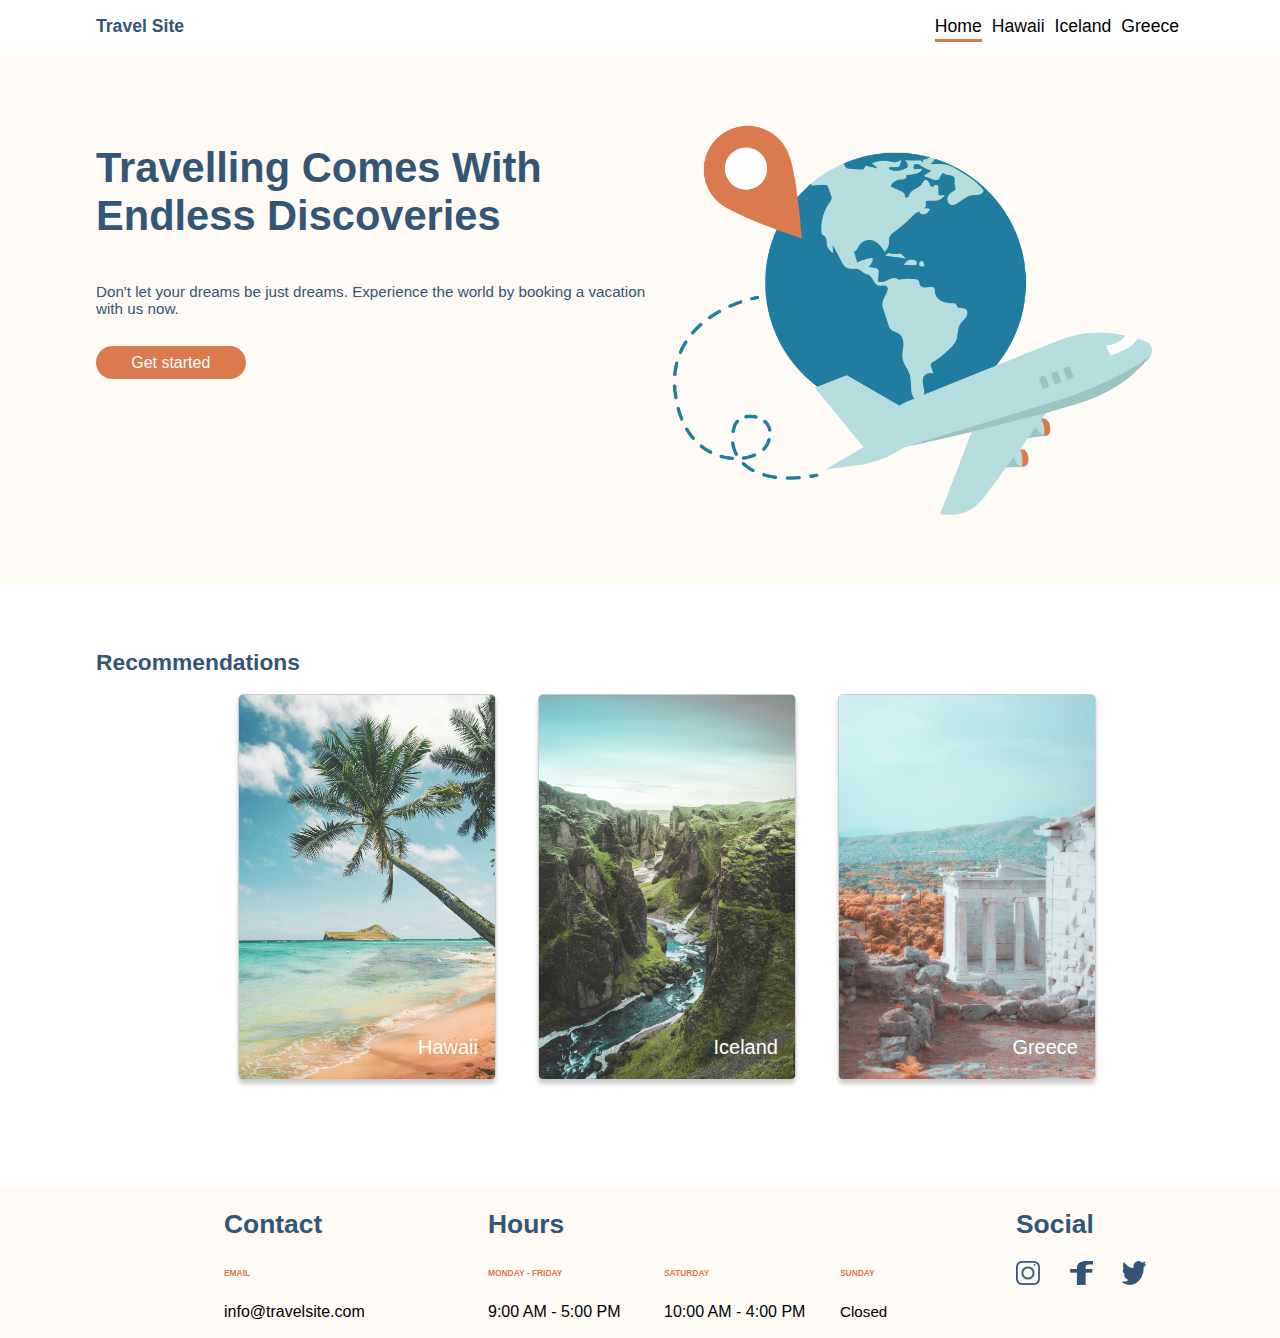
<file: index.html>
<!DOCTYPE html>
<html lang="en">
  <head>
    <meta charset="UTF-8" />
    <meta http-equiv="X-UA-Compatible" content="IE=edge" />
    <meta name="viewport" content="width=device-width, initial-scale=1.0" />
    <link rel="stylesheet" href="./scss/main.css" />
    <title>Travel Site</title>
  </head>
  <body>
    <header>
      <nav class="primary-nav">
        <div class="primary-nav-left">
          <a class="primary-nav-left__logo" href="./index.html">Travel Site</a>
        </div>
        <div class="primary-nav-right">
          <ul class="primary-nav-right__list">
            <li><a class="primary-nav-right__list-anchor primary-nav-right__anchor-current" href="./index.html">Home</a></li>
            <li><a class="primary-nav-right__list-anchor " href="./pages/hawaii.html">Hawaii</a></li>
            <li><a class="primary-nav-right__list-anchor" href="./pages/iceland.html">Iceland</a></li>
            <li><a class="primary-nav-right__list-anchor" href="./pages/greece.html">Greece</a></li>
          </ul>
        </div>
      </nav>
    </header>

    <section class="hero">
      <div class="hero-left">
        <div class="hero-left__heading">
          <h1>Travelling Comes With Endless Discoveries</h1>
        </div>
        <div class="hero-left__para">
          <p>
            Don't let your dreams be just dreams. Experience the world by
            booking a vacation with us now.
          </p>
        </div>
        <div >
          <a class="hero-left__button" href="./pages/contact.html">Get started</a>
        </div>
      </div>
      <div>
        <img class="hero-right__img" src="./assets/Images/hero.png" alt="" />
      </div>
    </section>

    <section class="recommendations">
      <div class="recommendations__heading">
        <h2>Recommendations</h2>
      </div>
      <div class="recommendations__cards">
        <div class="recommendations__cards-img-text">
          <a href="./pages/hawaii.html">
          <img
            class="recommendations__cards-img"
            src="./assets/Images/hawaii.jpg"
            alt=""
          />
        </a>
          <p class="recommendations__cards-text">Hawaii</p>
        </div>
        <div class="recommendations__cards-img-text">
          <a href="./pages/iceland.html">
          <img
            class="recommendations__cards-img"
            src="./assets/Images/iceland.jpg"
            alt=""
          />
        </a>
          <p class="recommendations__cards-text">Iceland</p>
        </div>
        <div class="recommendations__cards-img-text">
          <a href="./pages/greece.html">
          <img
            class="recommendations__cards-img"
            src="./assets/Images/greece.jpg"
            alt=""
          />
        </a>
          <p class="recommendations__cards-text">Greece</p>
        </div>
      </div>
    </section>

    <footer class="contact">
      <div class="contact__card">
        <div class="contact__heading">
          <h2>Contact</h2>
        </div>
        <div class="contact-sub-heading">
          <h3>EMAIL</h3>
        </div>
        <div class="contact__text">
          <p>info@travelsite.com</p>
        </div>
      </div>

      <div class="contact-hour__card">
        <div class="contact__heading">
          <h2>Hours</h2>
        </div>
        <div class="contact-day__card">
        <div class="contact-hour__sub-card">
          <div class="contact-sub-heading">
            <h3>MONDAY - FRIDAY</h3>
          </div>
          <div class="contact__text">
            <p>9:00 AM - 5:00 PM</p>
          </div>
        </div>

        <div class="contact-hour__sub-card">
          <div class="contact-sub-heading">
            <h3>SATURDAY</h3>
          </div>
          <div class="contact__text">
            <p>10:00 AM - 4:00 PM</p>
          </div>
        </div>

        <div class="contact-hour__sub-card">
          <div class="contact-sub-heading">
            <h3>SUNDAY</h3>
          </div>
          <div class="contact-hour__text">
            <p>Closed</p>
          </div>
          </div>
        </div>
      </div>

      <div class="contact__card">
        <div class="contact__heading">
          <h2>Social</h2>

          <img
            class="contact__icon"
            src="./assets/logo/icon-instagram.png"
            alt=""
          />

          <img
            class="contact__icon"
            src="./assets/logo/icon-facebook.png"
            alt=""
          />

          <img
            class="contact__icon"
            src="./assets/logo/icon-twitter.png"
            alt=""
          />

      </div>
    </footer>
  </body>
</html>
</file>
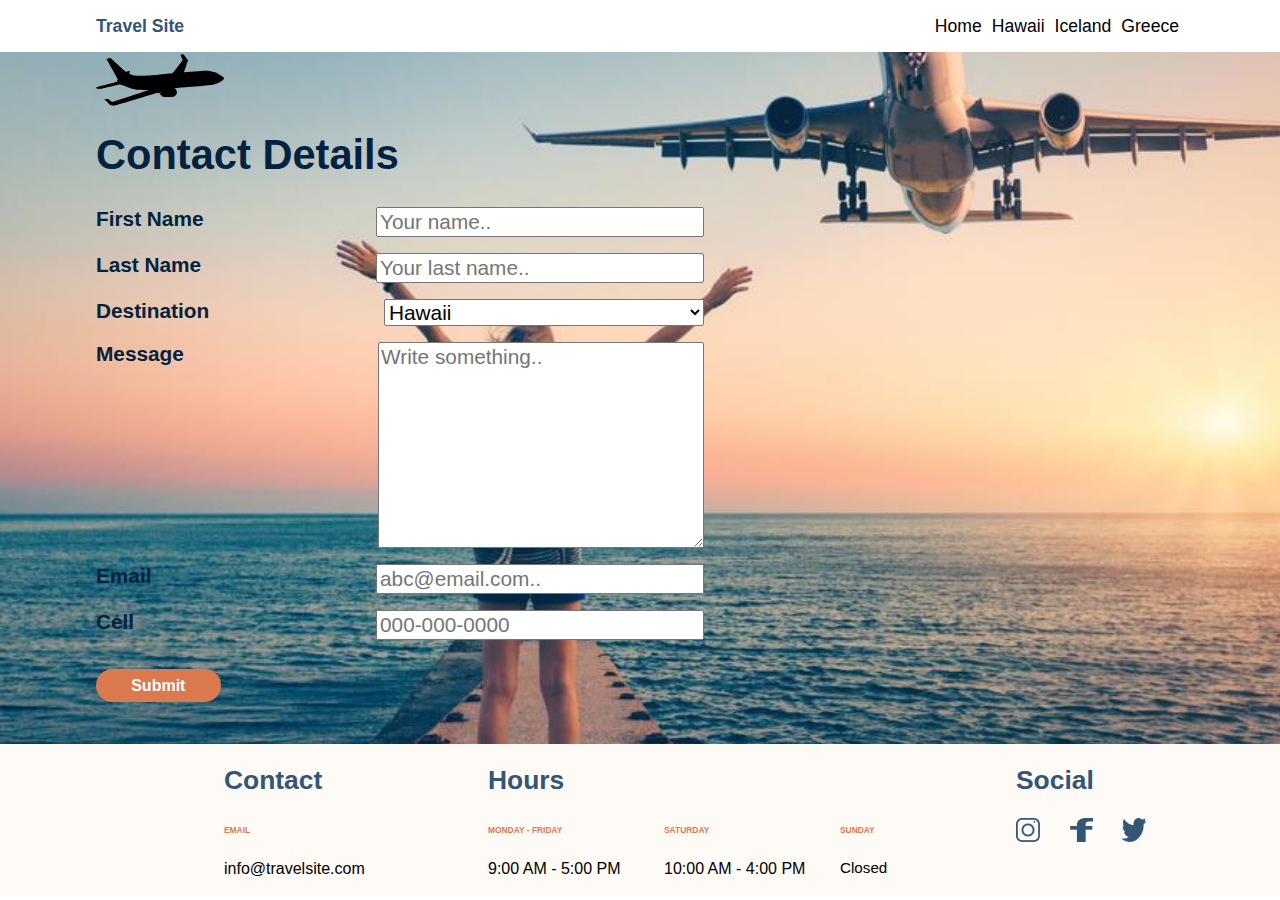
<file: pages/contact.html>
<!DOCTYPE html>
<html lang="en">
  <head>
    <meta charset="UTF-8" />
    <meta http-equiv="X-UA-Compatible" content="IE=edge" />
    <meta name="viewport" content="width=device-width, initial-scale=1.0" />
    <link rel="stylesheet" href="../scss/contact.css" />

    <title>Contact</title>
  </head>
  <body>
    <header>
      <nav class="primary-nav">
        <div class="primary-nav-left">
          <a class="primary-nav-left__logo" href="../index.html">Travel Site</a>
        </div>
        <div class="primary-nav-right">
          <ul class="primary-nav-right__list">
            <li>
              <a class="primary-nav-right__list-anchor" href="../index.html"
                >Home</a
              >
            </li>
            <li>
              <a class="primary-nav-right__list-anchor" href="./hawaii.html"
                >Hawaii</a
              >
            </li>
            <li>
              <a class="primary-nav-right__list-anchor" href="./iceland.html"
                >Iceland</a
              >
            </li>
            <li>
              <a class="primary-nav-right__list-anchor" href="./greece.html"
                >Greece</a
              >
            </li>
          </ul>
        </div>
      </nav>
    </header>

    <section class="user">
        <div class="user__heading">
          <h1>Contact Details</h1>
        </div>
        <div class="user__image">
          <img class="user__image-plane" src="../assets/Images/aeroplane.svg" alt="">
        </div>
        <div class="user__form">
          <form action="">
            <div class="user__form--display">
            <label class="user__form-label" for="fname">First Name</label>
            <input class="user__form-input" type="text" id="fname" name="firstname" placeholder="Your name..">
          </div>
          <div class="user__form--display">
            <label class="user__form-label" for="lname">Last Name</label>
            <input class="user__form-input" type="text" id="lname" name="lastname" placeholder="Your last name..">
          </div>
          <div class="user__form--display">
            <label class="user__form-label" for="destination">Destination</label>
            <select class="user__form-input" name="country">
              <option  value="Hawaii">Hawaii</option>
              <option  value="Iceland">Iceland</option>
              <option  value="Greece">Greece</option>
            </select>
          </div>
          <div class="user__form--display">
            <label class="user__form-label" for="message">Message</label>
            <textarea class="user__form-input" name="message" placeholder="Write something.." style="height:200px"></textarea>
          </div>
          <div class="user__form--display">
            <label class="user__form-label" for="email">Email</label>
            <input class="user__form-input" type="text" placeholder="abc@email.com..">
          </div>
          <div class="user__form--display">
            <label class="user__form-label" for="cell">Cell</label>
            <input class="user__form-input" type="number"  placeholder="000-000-0000">
          </div>
          </form>
                 </div>
        <div>
          <a class="user__button" href="../index.html"
            >Submit</a
          >
        </div>

      </section>

    <footer class="contact">
      <div class="contact__card">
        <div class="contact__heading">
          <h2>Contact</h2>
        </div>
        <div class="contact-sub-heading">
          <h3>EMAIL</h3>
        </div>
        <div class="contact__text">
          <p>info@travelsite.com</p>
        </div>
      </div>

      <div class="contact-hour__card">
        <div class="contact__heading">
          <h2>Hours</h2>
        </div>
        <div class="contact-day__card">
        <div class="contact-hour__sub-card">
          <div class="contact-sub-heading">
            <h3>MONDAY - FRIDAY</h3>
          </div>
          <div class="contact__text">
            <p>9:00 AM - 5:00 PM</p>
          </div>
        </div>

        <div class="contact-hour__sub-card">
          <div class="contact-sub-heading">
            <h3>SATURDAY</h3>
          </div>
          <div class="contact__text">
            <p>10:00 AM - 4:00 PM</p>
          </div>
        </div>

        <div class="contact-hour__sub-card">
          <div class="contact-sub-heading">
            <h3>SUNDAY</h3>
          </div>
          <div class="contact-hour__text">
            <p>Closed</p>
          </div>
          </div>
        </div>
      </div>

      <div class="contact__card">
        <div class="contact__heading">
          <h2>Social</h2>

          <img
            class="contact__icon"
            src="../assets/logo/icon-instagram.png"
            alt=""
          />

          <img
            class="contact__icon"
            src="../assets/logo/icon-facebook.png"
            alt=""
          />

          <img
            class="contact__icon"
            src="../assets/logo/icon-twitter.png"
            alt=""
          />

      </div>
    </footer>

  </body>
</html>
</file>
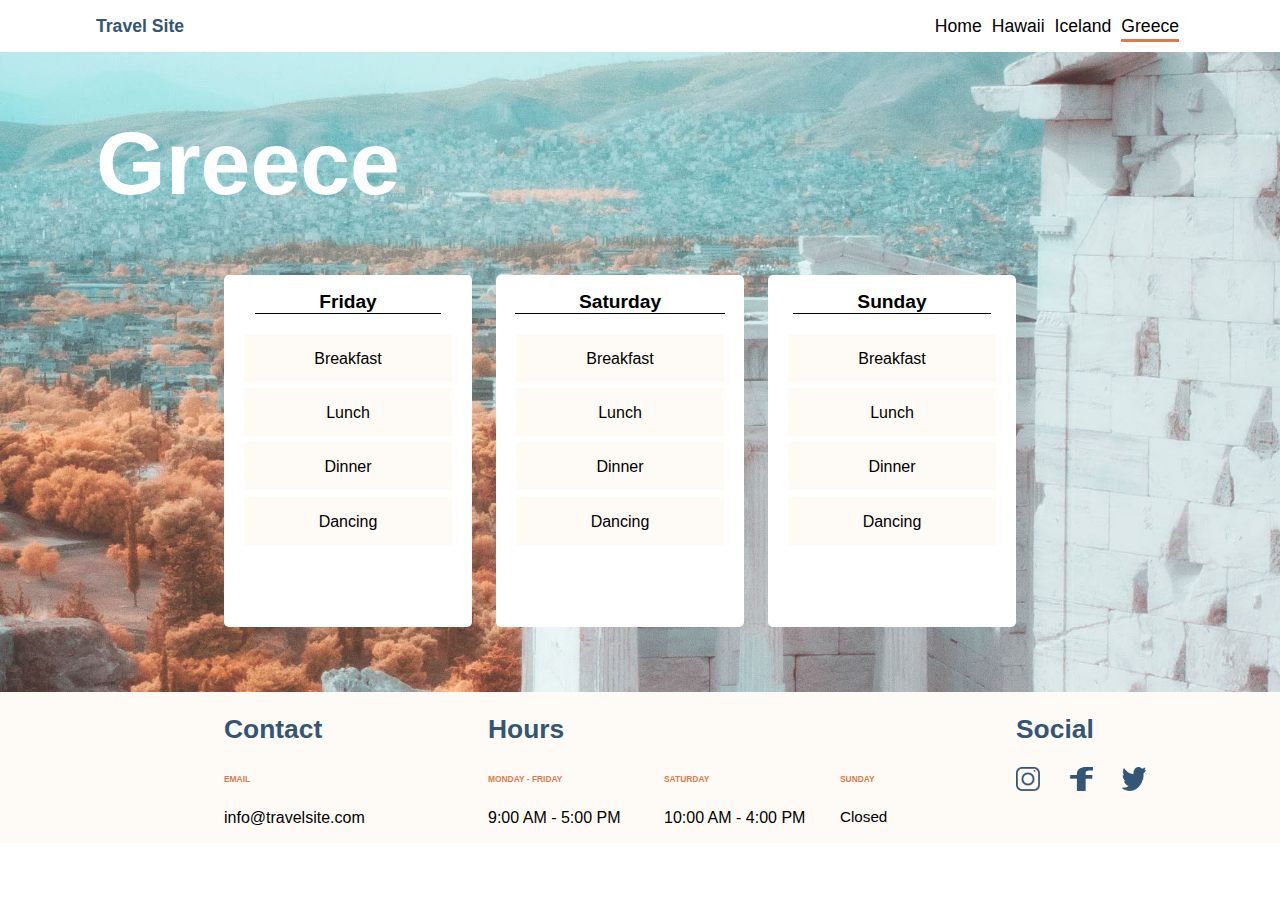
<file: pages/greece.html>
<!DOCTYPE html>
<html lang="en">
  <head>
    <meta charset="UTF-8" />
    <meta http-equiv="X-UA-Compatible" content="IE=edge" />
    <meta name="viewport" content="width=device-width, initial-scale=1.0" />
        <link rel="stylesheet" href="../scss/destination.css" />

    <title>Greece</title>
  </head>
  <body>
    <header>
      <nav class="primary-nav">
        <div class="primary-nav-left">
          <a class="primary-nav-left__logo" href="../index.html">Travel Site</a>
        </div>
        <div class="primary-nav-right">
          <ul class="primary-nav-right__list">
            <li><a class="primary-nav-right__list-anchor " href="../index.html">Home</a></li>
            <li><a class="primary-nav-right__list-anchor " href="./hawaii.html">Hawaii</a></li>
            <li><a class="primary-nav-right__list-anchor" href="./iceland.html">Iceland</a></li>
            <li><a class="primary-nav-right__list-anchor primary-nav-right__anchor-current" href="./greece.html">Greece</a></li>
          </ul>
        </div>
      </nav>
    </header>

    <section class="destination greece">
      <div class="destination__heading">
        <h1>Greece</h1>
      </div>
      <div class="destination-cards">
        <div class="destination__card">
          <h2 class="destination__card-heading">Friday</h2>
          <div class="destination__card-text-box">
          <p >Breakfast</p>
        </div>
          <div class="destination__card-text-box">
          <p >Lunch</p>
        </div>
        <div class="destination__card-text-box">
          <p >Dinner</p>
        </div>
          <div class="destination__card-text-box">
          <p >Dancing</p>
        </div>
        </div>

        <div class="destination__card">
          <h2 class="destination__card-heading">Saturday</h2>
          <div class="destination__card-text-box">
          <p>Breakfast</p>
        </div>
          <div class="destination__card-text-box">
          <p>Lunch</p>
        </div>
          <div class="destination__card-text-box">
          <p>Dinner</p>
        </div>
          <div class="destination__card-text-box">
          <p>Dancing</p>
        </div>
        </div>

        <div class="destination__card">
          <h2 class="destination__card-heading">Sunday</h2>
          <div class="destination__card-text-box">
          <p>Breakfast</p>
        </div>
          <div class="destination__card-text-box">
          <p>Lunch</p>
        </div>
          <div class="destination__card-text-box">
          <p>Dinner</p>
        </div>
          <div class="destination__card-text-box">
          <p>Dancing</p>
        </div>
        </div>

      </div>
    </section>


    <footer class="contact">
      <div class="contact__card">
        <div class="contact__heading">
          <h2>Contact</h2>
        </div>
        <div class="contact-sub-heading">
          <h3>EMAIL</h3>
        </div>
        <div class="contact__text">
          <p>info@travelsite.com</p>
        </div>
      </div>

      <div class="contact-hour__card">
        <div class="contact__heading">
          <h2>Hours</h2>
        </div>
        <div class="contact-day__card">
        <div class="contact-hour__sub-card">
          <div class="contact-sub-heading">
            <h3>MONDAY - FRIDAY</h3>
          </div>
          <div class="contact__text">
            <p>9:00 AM - 5:00 PM</p>
          </div>
        </div>

        <div class="contact-hour__sub-card">
          <div class="contact-sub-heading">
            <h3>SATURDAY</h3>
          </div>
          <div class="contact__text">
            <p>10:00 AM - 4:00 PM</p>
          </div>
        </div>

        <div class="contact-hour__sub-card">
          <div class="contact-sub-heading">
            <h3>SUNDAY</h3>
          </div>
          <div class="contact-hour__text">
            <p>Closed</p>
          </div>
          </div>
        </div>
      </div>

      <div class="contact__card">
        <div class="contact__heading">
          <h2>Social</h2>

          <img
            class="contact__icon"
            src="../assets/logo/icon-instagram.png"
            alt=""
          />

          <img
            class="contact__icon"
            src="../assets/logo/icon-facebook.png"
            alt=""
          />

          <img
            class="contact__icon"
            src="../assets/logo/icon-twitter.png"
            alt=""
          />

      </div>
    </footer>
  </body>
</html>
</file>
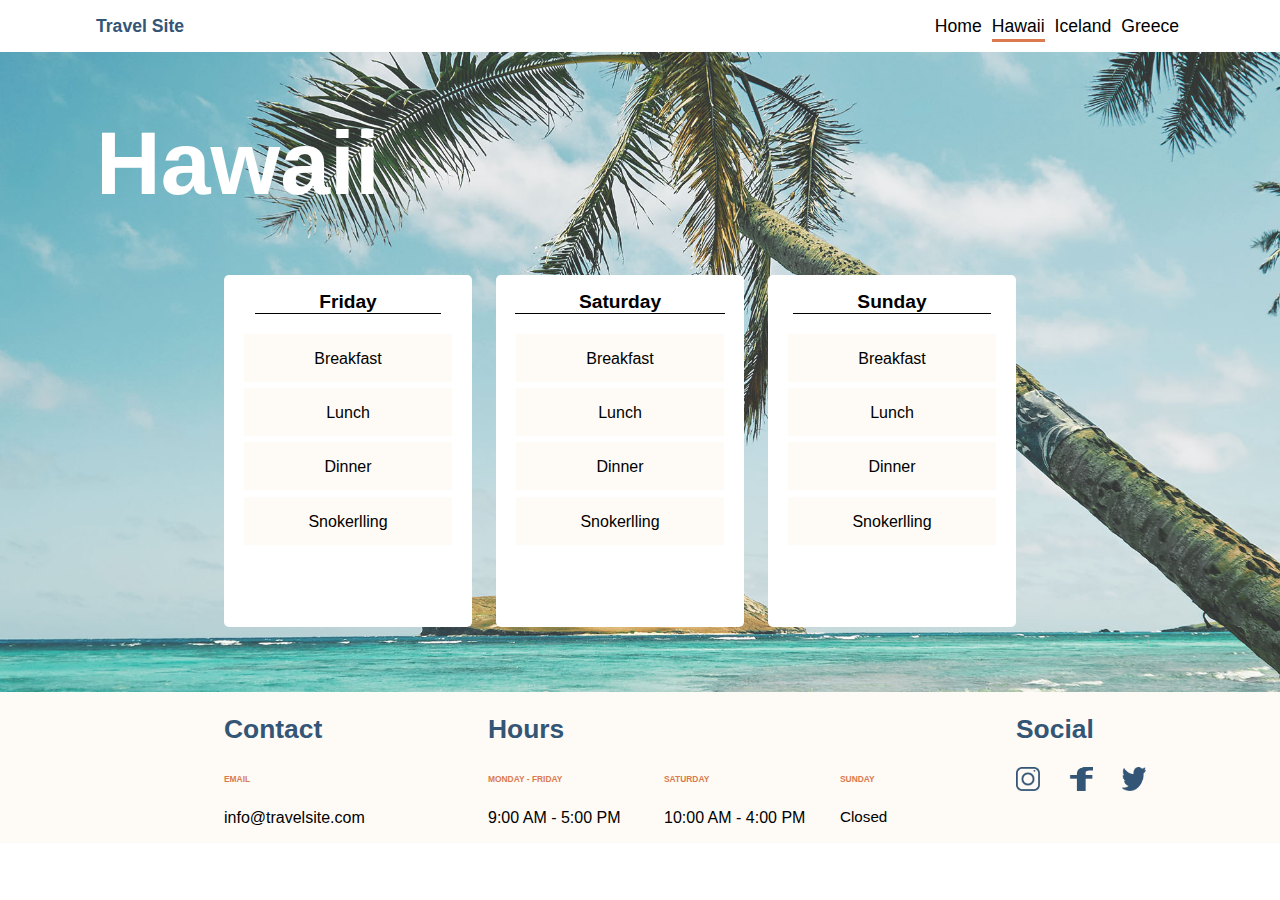
<file: pages/hawaii.html>
<!DOCTYPE html>
<html lang="en">
  <head>
    <meta charset="UTF-8" />
    <meta http-equiv="X-UA-Compatible" content="IE=edge" />
    <meta name="viewport" content="width=device-width, initial-scale=1.0" />
        <link rel="stylesheet" href="../scss/destination.css" />
    <title>Hawaii</title>
  </head>
  <body>
    <header>
      <nav class="primary-nav">
        <div class="primary-nav-left">
          <a class="primary-nav-left__logo" href="../index.html">Travel Site</a>
        </div>
        <div class="primary-nav-right">
          <ul class="primary-nav-right__list">
            <li><a class="primary-nav-right__list-anchor " href="../index.html">Home</a></li>
            <li><a class="primary-nav-right__list-anchor primary-nav-right__anchor-current " href="./hawaii.html">Hawaii</a></li>
            <li><a class="primary-nav-right__list-anchor" href="./iceland.html">Iceland</a></li>
            <li><a class="primary-nav-right__list-anchor" href="./greece.html">Greece</a></li>
          </ul>
        </div>
      </nav>
    </header>

    <section class="destination hawaii">
      <div class="destination__heading">
        <h1>Hawaii</h1>
      </div>
      <div class="destination-cards">
        <div class="destination__card">
          <h2 class="destination__card-heading">Friday</h2>
          <div class="destination__card-text-box">
          <p >Breakfast</p>
        </div>
          <div class="destination__card-text-box">
          <p >Lunch</p>
        </div>
        <div class="destination__card-text-box">
          <p >Dinner</p>
        </div>
          <div class="destination__card-text-box">
          <p >Snokerlling</p>
        </div>
        </div>

        <div class="destination__card">
          <h2 class="destination__card-heading">Saturday</h2>
          <div class="destination__card-text-box">
          <p>Breakfast</p>
        </div>
          <div class="destination__card-text-box">
          <p>Lunch</p>
        </div>
          <div class="destination__card-text-box">
          <p>Dinner</p>
        </div>
          <div class="destination__card-text-box">
          <p>Snokerlling</p>
        </div>
        </div>

        <div class="destination__card">
          <h2 class="destination__card-heading">Sunday</h2>
          <div class="destination__card-text-box">
          <p>Breakfast</p>
        </div>
          <div class="destination__card-text-box">
          <p>Lunch</p>
        </div>
          <div class="destination__card-text-box">
          <p>Dinner</p>
        </div>
          <div class="destination__card-text-box">
          <p>Snokerlling</p>
        </div>
        </div>

      </div>
    </section>


    <footer class="contact">
      <div class="contact__card">
        <div class="contact__heading">
          <h2>Contact</h2>
        </div>
        <div class="contact-sub-heading">
          <h3>EMAIL</h3>
        </div>
        <div class="contact__text">
          <p>info@travelsite.com</p>
        </div>
      </div>

      <div class="contact-hour__card">
        <div class="contact__heading">
          <h2>Hours</h2>
        </div>
        <div class="contact-day__card">
        <div class="contact-hour__sub-card">
          <div class="contact-sub-heading">
            <h3>MONDAY - FRIDAY</h3>
          </div>
          <div class="contact__text">
            <p>9:00 AM - 5:00 PM</p>
          </div>
        </div>

        <div class="contact-hour__sub-card">
          <div class="contact-sub-heading">
            <h3>SATURDAY</h3>
          </div>
          <div class="contact__text">
            <p>10:00 AM - 4:00 PM</p>
          </div>
        </div>

        <div class="contact-hour__sub-card">
          <div class="contact-sub-heading">
            <h3>SUNDAY</h3>
          </div>
          <div class="contact-hour__text">
            <p>Closed</p>
          </div>
          </div>
        </div>
      </div>

      <div class="contact__card">
        <div class="contact__heading">
          <h2>Social</h2>

          <img
            class="contact__icon"
            src="../assets/logo/icon-instagram.png"
            alt=""
          />

          <img
            class="contact__icon"
            src="../assets/logo/icon-facebook.png"
            alt=""
          />

          <img
            class="contact__icon"
            src="../assets/logo/icon-twitter.png"
            alt=""
          />

      </div>
    </footer>
  </body>
</html>
</file>
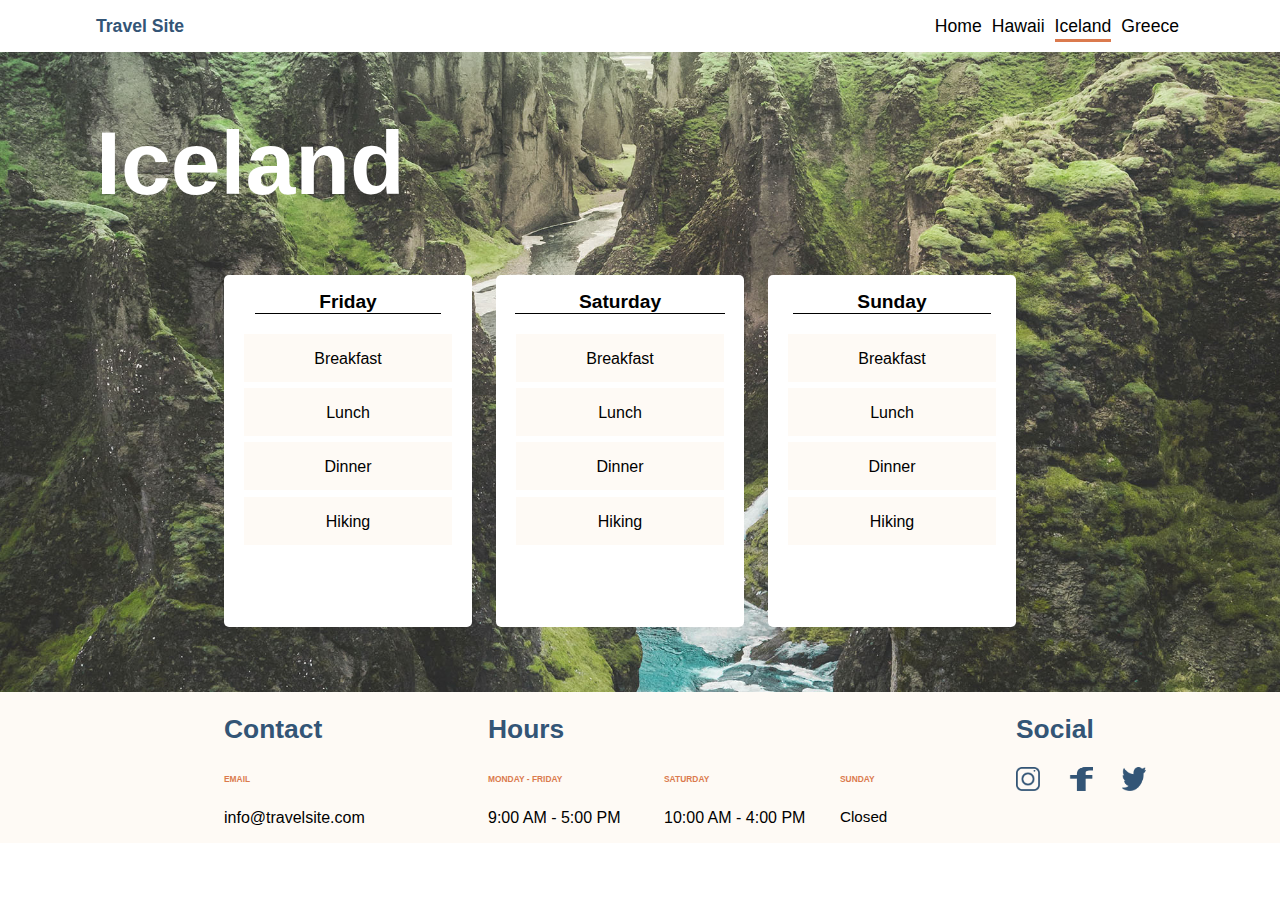
<file: pages/iceland.html>
<!DOCTYPE html>
<html lang="en">
  <head>
    <meta charset="UTF-8" />
    <meta http-equiv="X-UA-Compatible" content="IE=edge" />
    <meta name="viewport" content="width=device-width, initial-scale=1.0" />
        <link rel="stylesheet" href="../scss/destination.css" />
    <title>Iceland</title>
  </head>
  <body>
    <header>
      <nav class="primary-nav">
        <div class="primary-nav-left">
          <a class="primary-nav-left__logo" href="../index.html">Travel Site</a>
        </div>
        <div class="primary-nav-right">
          <ul class="primary-nav-right__list">
            <li><a class="primary-nav-right__list-anchor " href="../index.html">Home</a></li>
            <li><a class="primary-nav-right__list-anchor " href="./hawaii.html">Hawaii</a></li>
            <li><a class="primary-nav-right__list-anchor primary-nav-right__anchor-current" href="./iceland.html">Iceland</a></li>
            <li><a class="primary-nav-right__list-anchor" href="./greece.html">Greece</a></li>
          </ul>
        </div>
      </nav>
    </header>

    <section class="destination iceland">
      <div class="destination__heading">
        <h1>Iceland</h1>
      </div>
      <div class="destination-cards">
        <div class="destination__card">
          <h2 class="destination__card-heading">Friday</h2>
          <div class="destination__card-text-box">
          <p >Breakfast</p>
        </div>
          <div class="destination__card-text-box">
          <p >Lunch</p>
        </div>
        <div class="destination__card-text-box">
          <p >Dinner</p>
        </div>
          <div class="destination__card-text-box">
          <p >Hiking</p>
        </div>
        </div>

        <div class="destination__card">
          <h2 class="destination__card-heading">Saturday</h2>
          <div class="destination__card-text-box">
          <p>Breakfast</p>
        </div>
          <div class="destination__card-text-box">
          <p>Lunch</p>
        </div>
          <div class="destination__card-text-box">
          <p>Dinner</p>
        </div>
          <div class="destination__card-text-box">
          <p>Hiking</p>
        </div>
        </div>

        <div class="destination__card">
          <h2 class="destination__card-heading">Sunday</h2>
          <div class="destination__card-text-box">
          <p>Breakfast</p>
        </div>
          <div class="destination__card-text-box">
          <p>Lunch</p>
        </div>
          <div class="destination__card-text-box">
          <p>Dinner</p>
        </div>
          <div class="destination__card-text-box">
          <p>Hiking</p>
        </div>
        </div>

      </div>
    </section>


    <footer class="contact">
      <div class="contact__card">
        <div class="contact__heading">
          <h2>Contact</h2>
        </div>
        <div class="contact-sub-heading">
          <h3>EMAIL</h3>
        </div>
        <div class="contact__text">
          <p>info@travelsite.com</p>
        </div>
      </div>

      <div class="contact-hour__card">
        <div class="contact__heading">
          <h2>Hours</h2>
        </div>
        <div class="contact-day__card">
        <div class="contact-hour__sub-card">
          <div class="contact-sub-heading">
            <h3>MONDAY - FRIDAY</h3>
          </div>
          <div class="contact__text">
            <p>9:00 AM - 5:00 PM</p>
          </div>
        </div>

        <div class="contact-hour__sub-card">
          <div class="contact-sub-heading">
            <h3>SATURDAY</h3>
          </div>
          <div class="contact__text">
            <p>10:00 AM - 4:00 PM</p>
          </div>
        </div>

        <div class="contact-hour__sub-card">
          <div class="contact-sub-heading">
            <h3>SUNDAY</h3>
          </div>
          <div class="contact-hour__text">
            <p>Closed</p>
          </div>
          </div>
        </div>
      </div>

      <div class="contact__card">
        <div class="contact__heading">
          <h2>Social</h2>

          <img
            class="contact__icon"
            src="../assets/logo/icon-instagram.png"
            alt=""
          />

          <img
            class="contact__icon"
            src="../assets/logo/icon-facebook.png"
            alt=""
          />

          <img
            class="contact__icon"
            src="../assets/logo/icon-twitter.png"
            alt=""
          />

      </div>
    </footer>
  </body>
</html>
</file>
<file: scss/main.css>
/*! normalize.css v8.0.1 | MIT License | github.com/necolas/normalize.css */
/* Document
   ========================================================================== */
/**
 * 1. Correct the line height in all browsers.
 * 2. Prevent adjustments of font size after orientation changes in iOS.
 */
html {
  line-height: 1.15;
  /* 1 */
  -webkit-text-size-adjust: 100%;
  /* 2 */
}

/* Sections
   ========================================================================== */
/**
 * Remove the margin in all browsers.
 */
body {
  margin: 0;
}

/**
 * Render the `main` element consistently in IE.
 */
main {
  display: block;
}

/**
 * Correct the font size and margin on `h1` elements within `section` and
 * `article` contexts in Chrome, Firefox, and Safari.
 */
h1 {
  font-size: 2em;
  margin: 0.67em 0;
}

/* Grouping content
   ========================================================================== */
/**
 * 1. Add the correct box sizing in Firefox.
 * 2. Show the overflow in Edge and IE.
 */
hr {
  box-sizing: content-box;
  /* 1 */
  height: 0;
  /* 1 */
  overflow: visible;
  /* 2 */
}

/**
 * 1. Correct the inheritance and scaling of font size in all browsers.
 * 2. Correct the odd `em` font sizing in all browsers.
 */
pre {
  font-family: monospace, monospace;
  /* 1 */
  font-size: 1em;
  /* 2 */
}

/* Text-level semantics
   ========================================================================== */
/**
 * Remove the gray background on active links in IE 10.
 */
a {
  background-color: transparent;
}

/**
 * 1. Remove the bottom border in Chrome 57-
 * 2. Add the correct text decoration in Chrome, Edge, IE, Opera, and Safari.
 */
abbr[title] {
  border-bottom: none;
  /* 1 */
  text-decoration: underline;
  /* 2 */
  -webkit-text-decoration: underline dotted;
          text-decoration: underline dotted;
  /* 2 */
}

/**
 * Add the correct font weight in Chrome, Edge, and Safari.
 */
b,
strong {
  font-weight: bolder;
}

/**
 * 1. Correct the inheritance and scaling of font size in all browsers.
 * 2. Correct the odd `em` font sizing in all browsers.
 */
code,
kbd,
samp {
  font-family: monospace, monospace;
  /* 1 */
  font-size: 1em;
  /* 2 */
}

/**
 * Add the correct font size in all browsers.
 */
small {
  font-size: 80%;
}

/**
 * Prevent `sub` and `sup` elements from affecting the line height in
 * all browsers.
 */
sub,
sup {
  font-size: 75%;
  line-height: 0;
  position: relative;
  vertical-align: baseline;
}

sub {
  bottom: -0.25em;
}

sup {
  top: -0.5em;
}

/* Embedded content
   ========================================================================== */
/**
 * Remove the border on images inside links in IE 10.
 */
img {
  border-style: none;
}

/* Forms
   ========================================================================== */
/**
 * 1. Change the font styles in all browsers.
 * 2. Remove the margin in Firefox and Safari.
 */
button,
input,
optgroup,
select,
textarea {
  font-family: inherit;
  /* 1 */
  font-size: 100%;
  /* 1 */
  line-height: 1.15;
  /* 1 */
  margin: 0;
  /* 2 */
}

/**
 * Show the overflow in IE.
 * 1. Show the overflow in Edge.
 */
button,
input {
  /* 1 */
  overflow: visible;
}

/**
 * Remove the inheritance of text transform in Edge, Firefox, and IE.
 * 1. Remove the inheritance of text transform in Firefox.
 */
button,
select {
  /* 1 */
  text-transform: none;
}

/**
 * Correct the inability to style clickable types in iOS and Safari.
 */
button,
[type=button],
[type=reset],
[type=submit] {
  -webkit-appearance: button;
}

/**
 * Remove the inner border and padding in Firefox.
 */
button::-moz-focus-inner,
[type=button]::-moz-focus-inner,
[type=reset]::-moz-focus-inner,
[type=submit]::-moz-focus-inner {
  border-style: none;
  padding: 0;
}

/**
 * Restore the focus styles unset by the previous rule.
 */
button:-moz-focusring,
[type=button]:-moz-focusring,
[type=reset]:-moz-focusring,
[type=submit]:-moz-focusring {
  outline: 1px dotted ButtonText;
}

/**
 * Correct the padding in Firefox.
 */
fieldset {
  padding: 0.35em 0.75em 0.625em;
}

/**
 * 1. Correct the text wrapping in Edge and IE.
 * 2. Correct the color inheritance from `fieldset` elements in IE.
 * 3. Remove the padding so developers are not caught out when they zero out
 *    `fieldset` elements in all browsers.
 */
legend {
  box-sizing: border-box;
  /* 1 */
  color: inherit;
  /* 2 */
  display: table;
  /* 1 */
  max-width: 100%;
  /* 1 */
  padding: 0;
  /* 3 */
  white-space: normal;
  /* 1 */
}

/**
 * Add the correct vertical alignment in Chrome, Firefox, and Opera.
 */
progress {
  vertical-align: baseline;
}

/**
 * Remove the default vertical scrollbar in IE 10+.
 */
textarea {
  overflow: auto;
}

/**
 * 1. Add the correct box sizing in IE 10.
 * 2. Remove the padding in IE 10.
 */
[type=checkbox],
[type=radio] {
  box-sizing: border-box;
  /* 1 */
  padding: 0;
  /* 2 */
}

/**
 * Correct the cursor style of increment and decrement buttons in Chrome.
 */
[type=number]::-webkit-inner-spin-button,
[type=number]::-webkit-outer-spin-button {
  height: auto;
}

/**
 * 1. Correct the odd appearance in Chrome and Safari.
 * 2. Correct the outline style in Safari.
 */
[type=search] {
  -webkit-appearance: textfield;
  /* 1 */
  outline-offset: -2px;
  /* 2 */
}

/**
 * Remove the inner padding in Chrome and Safari on macOS.
 */
[type=search]::-webkit-search-decoration {
  -webkit-appearance: none;
}

/**
 * 1. Correct the inability to style clickable types in iOS and Safari.
 * 2. Change font properties to `inherit` in Safari.
 */
::-webkit-file-upload-button {
  -webkit-appearance: button;
  /* 1 */
  font: inherit;
  /* 2 */
}

/* Interactive
   ========================================================================== */
/*
 * Add the correct display in Edge, IE 10+, and Firefox.
 */
details {
  display: block;
}

/*
 * Add the correct display in all browsers.
 */
summary {
  display: list-item;
}

/* Misc
   ========================================================================== */
/**
 * Add the correct display in IE 10+.
 */
template {
  display: none;
}

/**
 * Add the correct display in IE 10.
 */
[hidden] {
  display: none;
}

* {
  font-family: Verdana, Geneva, Tahoma, sans-serif;
}

.primary-nav {
  background-color: #ffffff;
  display: flex;
  justify-content: space-between;
  align-items: baseline;
  padding-left: 6rem;
  padding-right: 6rem;
}
.primary-nav-right__list {
  list-style: none;
  display: flex;
}
.primary-nav-right__list-anchor {
  color: black;
  text-decoration: none;
  margin: 0.3125rem;
  font-size: 1.1rem;
  font-weight: 400;
  padding-bottom: 0.2rem;
}
.primary-nav-right__list-anchor:hover {
  border-bottom: 0.22rem solid #335576;
}
.primary-nav-left {
  display: inline-block;
}
.primary-nav-left__logo {
  font-size: 1.1rem;
  text-decoration: none;
  color: #335576;
  font-weight: bold;
}

.contact {
  background-color: #fefaf5;
  display: flex;
  padding-left: 14rem;
}
.contact__heading {
  font-size: 1.1rem;
  text-decoration: none;
  color: #335576;
  font-weight: bold;
}
.contact__card {
  width: 17rem;
  display: flex;
  flex-direction: column;
}
.contact__icon {
  width: 1.5rem;
  height: 1.5rem;
  display: inline-block;
  margin-right: 1.5rem;
  color: #335576;
}
.contact-sub-heading {
  font-size: 0.45rem;
  color: #db7a4e;
}
.contact-day__card {
  display: flex;
  flex-direction: row;
}
.contact-hour__card {
  display: flex;
  flex-direction: column;
}
.contact-hour__sub-card {
  display: flex;
  width: 11rem;
  flex-direction: column;
}
.contact-hour__text {
  font-size: 0.95rem;
}

@media only screen and (max-width: 1000px) {
  .primary-nav {
    background-color: #ffffff;
    display: flex;
    justify-content: column;
    align-content: center;
    flex-wrap: wrap;
  }
  .primary-nav-right__list {
    padding-left: 0;
    list-style: none;
  }
  .primary-nav-right__list-anchor {
    color: black;
    text-decoration: none;
    font-size: 1.1rem;
    font-weight: 400;
  }
  .primary-nav-right__list-anchor:hover {
    border-bottom: 0.22rem solid #335576;
  }
  .primary-nav-left {
    margin-left: 0;
    text-align: center;
    justify-content: center;
  }
  .primary-nav-left__logo {
    font-size: 1.1rem;
    text-decoration: none;
    color: #335576;
    font-weight: bold;
  }

  .contact {
    background-color: #fefaf5;
    padding-left: 0;
    display: flex;
    flex-direction: column;
    justify-content: center;
    align-content: center;
    flex-wrap: wrap;
    text-align: left;
  }
  .contact__heading {
    font-size: 1.1rem;
    text-decoration: none;
    color: #335576;
    font-weight: bold;
    text-align: center;
  }
  .contact__card {
    display: flex;
    flex-direction: column;
  }
  .contact__icon {
    width: 1.5rem;
    height: 1.5rem;
    display: flex;
    flex-direction: column;
    text-align: center;
    margin: 1rem;
    color: #335576;
    margin: 1rem auto;
  }
  .contact-sub-heading {
    font-size: 0.45rem;
    color: #db7a4e;
  }
  .contact-day__card {
    display: flex;
    flex-direction: column;
  }
  .contact-hour__card {
    display: flex;
    flex-direction: column;
  }
  .contact-hour__sub-card {
    display: flex;
    width: 11rem;
    flex-direction: column;
  }
  .contact-hour__text {
    font-size: 0.95rem;
  }
}
.hero {
  background-color: #fefaf5;
  display: flex;
  padding-top: 5%;
  padding-bottom: 5%;
}
@media screen and (max-width: 1000px) {
  .hero {
    justify-content: center;
    align-content: center;
    flex-wrap: wrap;
  }
}
.hero-left {
  margin: 0;
  width: 36rem;
  height: 25rem;
  padding-left: 6rem;
  display: flex;
  flex-direction: column;
  color: #335576;
}
@media screen and (max-width: 1000px) {
  .hero-left {
    margin: 0 auto;
    padding-left: 0;
    width: 20rem;
    height: 26rem;
    display: flex;
  }
}
.hero-left__button {
  width: 3rem;
  background-color: #db7a4e;
  text-decoration: none;
  border-radius: 1.625rem;
  padding: 0.5rem 2.2rem;
  color: #ffffff;
  margin-top: 1.3125rem;
}
.hero-left__heading {
  font-size: 1.3rem;
}
.hero-left__para {
  font-size: 0.95rem;
  margin-bottom: 1.3125rem;
}
.hero-right__img {
  padding-right: 6rem;
  width: 30rem;
  height: 25rem;
}
@media screen and (max-width: 1000px) {
  .hero-right__img {
    padding-right: 0;
    height: 26rem;
  }
}

.recommendations {
  margin-top: 5%;
  margin-bottom: 8%;
  padding-left: 6rem;
}
@media screen and (max-width: 1000px) {
  .recommendations {
    justify-content: center;
    align-content: center;
    flex-wrap: wrap;
  }
}
.recommendations__heading {
  font-size: 0.95rem;
  color: #335576;
  font-weight: bolder;
}
.recommendations__cards {
  display: flex;
  justify-content: center;
  margin: 0;
}
@media screen and (max-width: 1000px) {
  .recommendations__cards {
    justify-content: center;
    align-content: center;
    flex-wrap: wrap;
  }
}
.recommendations__cards-text {
  position: absolute;
  font-size: 1.25rem;
  right: 3.75rem;
  bottom: 0.3125rem;
  color: #ffffff;
}
.recommendations__cards-img {
  border: 0.0625rem solid rgba(0, 0, 0, 0.2);
  border-radius: 0.3125rem;
  width: 16rem;
  height: 24rem;
  margin-right: 2.625rem;
  box-shadow: 0 0.25rem 0.25rem rgba(0, 0, 0, 0.2);
}
@media screen and (max-width: 1000px) {
  .recommendations__cards-img {
    margin-bottom: 5%;
  }
}
.recommendations__cards-img-text {
  position: relative;
}
.recommendations__cards-img:hover {
  border: 0.4rem solid #928e8e;
}

.primary-nav-right__anchor-current {
  border-bottom: 0.22rem solid #db7a4e;
}/*# sourceMappingURL=main.css.map */
</file>
<file: scss/contact.css>
/*! normalize.css v8.0.1 | MIT License | github.com/necolas/normalize.css */
/* Document
   ========================================================================== */
/**
 * 1. Correct the line height in all browsers.
 * 2. Prevent adjustments of font size after orientation changes in iOS.
 */
html {
  line-height: 1.15;
  /* 1 */
  -webkit-text-size-adjust: 100%;
  /* 2 */
}

/* Sections
   ========================================================================== */
/**
 * Remove the margin in all browsers.
 */
body {
  margin: 0;
}

/**
 * Render the `main` element consistently in IE.
 */
main {
  display: block;
}

/**
 * Correct the font size and margin on `h1` elements within `section` and
 * `article` contexts in Chrome, Firefox, and Safari.
 */
h1 {
  font-size: 2em;
  margin: 0.67em 0;
}

/* Grouping content
   ========================================================================== */
/**
 * 1. Add the correct box sizing in Firefox.
 * 2. Show the overflow in Edge and IE.
 */
hr {
  box-sizing: content-box;
  /* 1 */
  height: 0;
  /* 1 */
  overflow: visible;
  /* 2 */
}

/**
 * 1. Correct the inheritance and scaling of font size in all browsers.
 * 2. Correct the odd `em` font sizing in all browsers.
 */
pre {
  font-family: monospace, monospace;
  /* 1 */
  font-size: 1em;
  /* 2 */
}

/* Text-level semantics
   ========================================================================== */
/**
 * Remove the gray background on active links in IE 10.
 */
a {
  background-color: transparent;
}

/**
 * 1. Remove the bottom border in Chrome 57-
 * 2. Add the correct text decoration in Chrome, Edge, IE, Opera, and Safari.
 */
abbr[title] {
  border-bottom: none;
  /* 1 */
  text-decoration: underline;
  /* 2 */
  -webkit-text-decoration: underline dotted;
          text-decoration: underline dotted;
  /* 2 */
}

/**
 * Add the correct font weight in Chrome, Edge, and Safari.
 */
b,
strong {
  font-weight: bolder;
}

/**
 * 1. Correct the inheritance and scaling of font size in all browsers.
 * 2. Correct the odd `em` font sizing in all browsers.
 */
code,
kbd,
samp {
  font-family: monospace, monospace;
  /* 1 */
  font-size: 1em;
  /* 2 */
}

/**
 * Add the correct font size in all browsers.
 */
small {
  font-size: 80%;
}

/**
 * Prevent `sub` and `sup` elements from affecting the line height in
 * all browsers.
 */
sub,
sup {
  font-size: 75%;
  line-height: 0;
  position: relative;
  vertical-align: baseline;
}

sub {
  bottom: -0.25em;
}

sup {
  top: -0.5em;
}

/* Embedded content
   ========================================================================== */
/**
 * Remove the border on images inside links in IE 10.
 */
img {
  border-style: none;
}

/* Forms
   ========================================================================== */
/**
 * 1. Change the font styles in all browsers.
 * 2. Remove the margin in Firefox and Safari.
 */
button,
input,
optgroup,
select,
textarea {
  font-family: inherit;
  /* 1 */
  font-size: 100%;
  /* 1 */
  line-height: 1.15;
  /* 1 */
  margin: 0;
  /* 2 */
}

/**
 * Show the overflow in IE.
 * 1. Show the overflow in Edge.
 */
button,
input {
  /* 1 */
  overflow: visible;
}

/**
 * Remove the inheritance of text transform in Edge, Firefox, and IE.
 * 1. Remove the inheritance of text transform in Firefox.
 */
button,
select {
  /* 1 */
  text-transform: none;
}

/**
 * Correct the inability to style clickable types in iOS and Safari.
 */
button,
[type=button],
[type=reset],
[type=submit] {
  -webkit-appearance: button;
}

/**
 * Remove the inner border and padding in Firefox.
 */
button::-moz-focus-inner,
[type=button]::-moz-focus-inner,
[type=reset]::-moz-focus-inner,
[type=submit]::-moz-focus-inner {
  border-style: none;
  padding: 0;
}

/**
 * Restore the focus styles unset by the previous rule.
 */
button:-moz-focusring,
[type=button]:-moz-focusring,
[type=reset]:-moz-focusring,
[type=submit]:-moz-focusring {
  outline: 1px dotted ButtonText;
}

/**
 * Correct the padding in Firefox.
 */
fieldset {
  padding: 0.35em 0.75em 0.625em;
}

/**
 * 1. Correct the text wrapping in Edge and IE.
 * 2. Correct the color inheritance from `fieldset` elements in IE.
 * 3. Remove the padding so developers are not caught out when they zero out
 *    `fieldset` elements in all browsers.
 */
legend {
  box-sizing: border-box;
  /* 1 */
  color: inherit;
  /* 2 */
  display: table;
  /* 1 */
  max-width: 100%;
  /* 1 */
  padding: 0;
  /* 3 */
  white-space: normal;
  /* 1 */
}

/**
 * Add the correct vertical alignment in Chrome, Firefox, and Opera.
 */
progress {
  vertical-align: baseline;
}

/**
 * Remove the default vertical scrollbar in IE 10+.
 */
textarea {
  overflow: auto;
}

/**
 * 1. Add the correct box sizing in IE 10.
 * 2. Remove the padding in IE 10.
 */
[type=checkbox],
[type=radio] {
  box-sizing: border-box;
  /* 1 */
  padding: 0;
  /* 2 */
}

/**
 * Correct the cursor style of increment and decrement buttons in Chrome.
 */
[type=number]::-webkit-inner-spin-button,
[type=number]::-webkit-outer-spin-button {
  height: auto;
}

/**
 * 1. Correct the odd appearance in Chrome and Safari.
 * 2. Correct the outline style in Safari.
 */
[type=search] {
  -webkit-appearance: textfield;
  /* 1 */
  outline-offset: -2px;
  /* 2 */
}

/**
 * Remove the inner padding in Chrome and Safari on macOS.
 */
[type=search]::-webkit-search-decoration {
  -webkit-appearance: none;
}

/**
 * 1. Correct the inability to style clickable types in iOS and Safari.
 * 2. Change font properties to `inherit` in Safari.
 */
::-webkit-file-upload-button {
  -webkit-appearance: button;
  /* 1 */
  font: inherit;
  /* 2 */
}

/* Interactive
   ========================================================================== */
/*
 * Add the correct display in Edge, IE 10+, and Firefox.
 */
details {
  display: block;
}

/*
 * Add the correct display in all browsers.
 */
summary {
  display: list-item;
}

/* Misc
   ========================================================================== */
/**
 * Add the correct display in IE 10+.
 */
template {
  display: none;
}

/**
 * Add the correct display in IE 10.
 */
[hidden] {
  display: none;
}

* {
  font-family: Verdana, Geneva, Tahoma, sans-serif;
}

.primary-nav {
  background-color: #ffffff;
  display: flex;
  justify-content: space-between;
  align-items: baseline;
  padding-left: 6rem;
  padding-right: 6rem;
}
.primary-nav-right__list {
  list-style: none;
  display: flex;
}
.primary-nav-right__list-anchor {
  color: black;
  text-decoration: none;
  margin: 0.3125rem;
  font-size: 1.1rem;
  font-weight: 400;
  padding-bottom: 0.2rem;
}
.primary-nav-right__list-anchor:hover {
  border-bottom: 0.22rem solid #335576;
}
.primary-nav-left {
  display: inline-block;
}
.primary-nav-left__logo {
  font-size: 1.1rem;
  text-decoration: none;
  color: #335576;
  font-weight: bold;
}

.contact {
  background-color: #fefaf5;
  display: flex;
  padding-left: 14rem;
}
.contact__heading {
  font-size: 1.1rem;
  text-decoration: none;
  color: #335576;
  font-weight: bold;
}
.contact__card {
  width: 17rem;
  display: flex;
  flex-direction: column;
}
.contact__icon {
  width: 1.5rem;
  height: 1.5rem;
  display: inline-block;
  margin-right: 1.5rem;
  color: #335576;
}
.contact-sub-heading {
  font-size: 0.45rem;
  color: #db7a4e;
}
.contact-day__card {
  display: flex;
  flex-direction: row;
}
.contact-hour__card {
  display: flex;
  flex-direction: column;
}
.contact-hour__sub-card {
  display: flex;
  width: 11rem;
  flex-direction: column;
}
.contact-hour__text {
  font-size: 0.95rem;
}

@media only screen and (max-width: 1000px) {
  .primary-nav {
    background-color: #ffffff;
    display: flex;
    justify-content: column;
    align-content: center;
    flex-wrap: wrap;
  }
  .primary-nav-right__list {
    padding-left: 0;
    list-style: none;
  }
  .primary-nav-right__list-anchor {
    color: black;
    text-decoration: none;
    font-size: 1.1rem;
    font-weight: 400;
  }
  .primary-nav-right__list-anchor:hover {
    border-bottom: 0.22rem solid #335576;
  }
  .primary-nav-left {
    margin-left: 0;
    text-align: center;
    justify-content: center;
  }
  .primary-nav-left__logo {
    font-size: 1.1rem;
    text-decoration: none;
    color: #335576;
    font-weight: bold;
  }

  .contact {
    background-color: #fefaf5;
    padding-left: 0;
    display: flex;
    flex-direction: column;
    justify-content: center;
    align-content: center;
    flex-wrap: wrap;
    text-align: left;
  }
  .contact__heading {
    font-size: 1.1rem;
    text-decoration: none;
    color: #335576;
    font-weight: bold;
    text-align: center;
  }
  .contact__card {
    display: flex;
    flex-direction: column;
  }
  .contact__icon {
    width: 1.5rem;
    height: 1.5rem;
    display: flex;
    flex-direction: column;
    text-align: center;
    margin: 1rem;
    color: #335576;
    margin: 1rem auto;
  }
  .contact-sub-heading {
    font-size: 0.45rem;
    color: #db7a4e;
  }
  .contact-day__card {
    display: flex;
    flex-direction: column;
  }
  .contact-hour__card {
    display: flex;
    flex-direction: column;
  }
  .contact-hour__sub-card {
    display: flex;
    width: 11rem;
    flex-direction: column;
  }
  .contact-hour__text {
    font-size: 0.95rem;
  }
}
.user {
  background-image: url("../assets/Images/contact.jpg");
  width: 100%;
  height: 40rem;
  background-position: center;
  background-size: cover;
  padding-top: 4%;
  padding-left: 6rem;
  display: flex;
  flex-direction: column;
  color: #022242;
  font-weight: bold;
}
@media screen and (max-width: 1000px) {
  .user {
    width: 100%;
    height: 100%;
    padding-bottom: 4%;
    padding-left: 0;
    display: flex;
    flex-direction: column;
    justify-content: center;
    align-content: center;
    flex-wrap: wrap;
    text-align: center;
  }
}
.user__button {
  width: 3rem;
  background-color: #db7a4e;
  text-decoration: none;
  border-radius: 1.625rem;
  padding: 0.5rem 2.2rem;
  color: #ffffff;
  margin-top: 1.3125rem;
}
@media screen and (max-width: 1000px) {
  .user__button {
    margin: 0 auto;
  }
}
.user__heading {
  width: 40rem;
  font-size: 1.3rem;
  z-index: 10;
}
@media screen and (max-width: 1000px) {
  .user__heading {
    margin: 0 auto;
  }
}
.user__image {
  position: absolute;
  display: block;
  top: 1rem;
  -webkit-animation: move 13s infinite, scale 13s infinite;
          animation: move 13s infinite, scale 13s infinite;
  z-index: 1;
}
.user__image-plane {
  width: 8rem;
  height: 8rem;
}
.user__form {
  width: 40rem;
  font-size: 0.95rem;
  margin-bottom: 1.3125rem;
  position: relative;
  z-index: 10;
}
@media screen and (max-width: 1000px) {
  .user__form {
    display: flex;
    flex-direction: column;
    justify-content: center;
    align-content: center;
    flex-wrap: wrap;
    font-size: 0.95rem;
    margin-bottom: 1.3125rem;
  }
}
.user__form-label {
  font-size: 1.3rem;
  margin-right: 2rem;
  margin-bottom: 1rem;
  position: relative;
}
@media screen and (max-width: 1000px) {
  .user__form-label {
    text-align: left;
    font-size: 1.3rem;
    margin-bottom: 1rem;
  }
}
.user__form-input {
  width: 20rem;
  font-size: 1.3rem;
  margin-right: 2rem;
  margin-bottom: 1rem;
  outline-color: black;
}
@media screen and (max-width: 1000px) {
  .user__form-input {
    margin: 0 auto;
    margin-bottom: 1rem;
  }
}
.user__form--display {
  display: flex;
  justify-content: space-between;
}
@media screen and (max-width: 1000px) {
  .user__form--display {
    display: flex;
    flex-direction: column;
  }
}

@-webkit-keyframes move {
  from {
    top: 1rem;
    left: 0;
  }
  to {
    top: 24rem;
    left: 80rem;
  }
}

@keyframes move {
  from {
    top: 1rem;
    left: 0;
  }
  to {
    top: 24rem;
    left: 80rem;
  }
}
@-webkit-keyframes scale {
  from {
    transform: scale(1);
  }
  to {
    transform: scale(0.1);
  }
}
@keyframes scale {
  from {
    transform: scale(1);
  }
  to {
    transform: scale(0.1);
  }
}/*# sourceMappingURL=contact.css.map */
</file>
<file: scss/destination.css>
/*! normalize.css v8.0.1 | MIT License | github.com/necolas/normalize.css */
/* Document
   ========================================================================== */
/**
 * 1. Correct the line height in all browsers.
 * 2. Prevent adjustments of font size after orientation changes in iOS.
 */
html {
  line-height: 1.15;
  /* 1 */
  -webkit-text-size-adjust: 100%;
  /* 2 */
}

/* Sections
   ========================================================================== */
/**
 * Remove the margin in all browsers.
 */
body {
  margin: 0;
}

/**
 * Render the `main` element consistently in IE.
 */
main {
  display: block;
}

/**
 * Correct the font size and margin on `h1` elements within `section` and
 * `article` contexts in Chrome, Firefox, and Safari.
 */
h1 {
  font-size: 2em;
  margin: 0.67em 0;
}

/* Grouping content
   ========================================================================== */
/**
 * 1. Add the correct box sizing in Firefox.
 * 2. Show the overflow in Edge and IE.
 */
hr {
  box-sizing: content-box;
  /* 1 */
  height: 0;
  /* 1 */
  overflow: visible;
  /* 2 */
}

/**
 * 1. Correct the inheritance and scaling of font size in all browsers.
 * 2. Correct the odd `em` font sizing in all browsers.
 */
pre {
  font-family: monospace, monospace;
  /* 1 */
  font-size: 1em;
  /* 2 */
}

/* Text-level semantics
   ========================================================================== */
/**
 * Remove the gray background on active links in IE 10.
 */
a {
  background-color: transparent;
}

/**
 * 1. Remove the bottom border in Chrome 57-
 * 2. Add the correct text decoration in Chrome, Edge, IE, Opera, and Safari.
 */
abbr[title] {
  border-bottom: none;
  /* 1 */
  text-decoration: underline;
  /* 2 */
  -webkit-text-decoration: underline dotted;
          text-decoration: underline dotted;
  /* 2 */
}

/**
 * Add the correct font weight in Chrome, Edge, and Safari.
 */
b,
strong {
  font-weight: bolder;
}

/**
 * 1. Correct the inheritance and scaling of font size in all browsers.
 * 2. Correct the odd `em` font sizing in all browsers.
 */
code,
kbd,
samp {
  font-family: monospace, monospace;
  /* 1 */
  font-size: 1em;
  /* 2 */
}

/**
 * Add the correct font size in all browsers.
 */
small {
  font-size: 80%;
}

/**
 * Prevent `sub` and `sup` elements from affecting the line height in
 * all browsers.
 */
sub,
sup {
  font-size: 75%;
  line-height: 0;
  position: relative;
  vertical-align: baseline;
}

sub {
  bottom: -0.25em;
}

sup {
  top: -0.5em;
}

/* Embedded content
   ========================================================================== */
/**
 * Remove the border on images inside links in IE 10.
 */
img {
  border-style: none;
}

/* Forms
   ========================================================================== */
/**
 * 1. Change the font styles in all browsers.
 * 2. Remove the margin in Firefox and Safari.
 */
button,
input,
optgroup,
select,
textarea {
  font-family: inherit;
  /* 1 */
  font-size: 100%;
  /* 1 */
  line-height: 1.15;
  /* 1 */
  margin: 0;
  /* 2 */
}

/**
 * Show the overflow in IE.
 * 1. Show the overflow in Edge.
 */
button,
input {
  /* 1 */
  overflow: visible;
}

/**
 * Remove the inheritance of text transform in Edge, Firefox, and IE.
 * 1. Remove the inheritance of text transform in Firefox.
 */
button,
select {
  /* 1 */
  text-transform: none;
}

/**
 * Correct the inability to style clickable types in iOS and Safari.
 */
button,
[type=button],
[type=reset],
[type=submit] {
  -webkit-appearance: button;
}

/**
 * Remove the inner border and padding in Firefox.
 */
button::-moz-focus-inner,
[type=button]::-moz-focus-inner,
[type=reset]::-moz-focus-inner,
[type=submit]::-moz-focus-inner {
  border-style: none;
  padding: 0;
}

/**
 * Restore the focus styles unset by the previous rule.
 */
button:-moz-focusring,
[type=button]:-moz-focusring,
[type=reset]:-moz-focusring,
[type=submit]:-moz-focusring {
  outline: 1px dotted ButtonText;
}

/**
 * Correct the padding in Firefox.
 */
fieldset {
  padding: 0.35em 0.75em 0.625em;
}

/**
 * 1. Correct the text wrapping in Edge and IE.
 * 2. Correct the color inheritance from `fieldset` elements in IE.
 * 3. Remove the padding so developers are not caught out when they zero out
 *    `fieldset` elements in all browsers.
 */
legend {
  box-sizing: border-box;
  /* 1 */
  color: inherit;
  /* 2 */
  display: table;
  /* 1 */
  max-width: 100%;
  /* 1 */
  padding: 0;
  /* 3 */
  white-space: normal;
  /* 1 */
}

/**
 * Add the correct vertical alignment in Chrome, Firefox, and Opera.
 */
progress {
  vertical-align: baseline;
}

/**
 * Remove the default vertical scrollbar in IE 10+.
 */
textarea {
  overflow: auto;
}

/**
 * 1. Add the correct box sizing in IE 10.
 * 2. Remove the padding in IE 10.
 */
[type=checkbox],
[type=radio] {
  box-sizing: border-box;
  /* 1 */
  padding: 0;
  /* 2 */
}

/**
 * Correct the cursor style of increment and decrement buttons in Chrome.
 */
[type=number]::-webkit-inner-spin-button,
[type=number]::-webkit-outer-spin-button {
  height: auto;
}

/**
 * 1. Correct the odd appearance in Chrome and Safari.
 * 2. Correct the outline style in Safari.
 */
[type=search] {
  -webkit-appearance: textfield;
  /* 1 */
  outline-offset: -2px;
  /* 2 */
}

/**
 * Remove the inner padding in Chrome and Safari on macOS.
 */
[type=search]::-webkit-search-decoration {
  -webkit-appearance: none;
}

/**
 * 1. Correct the inability to style clickable types in iOS and Safari.
 * 2. Change font properties to `inherit` in Safari.
 */
::-webkit-file-upload-button {
  -webkit-appearance: button;
  /* 1 */
  font: inherit;
  /* 2 */
}

/* Interactive
   ========================================================================== */
/*
 * Add the correct display in Edge, IE 10+, and Firefox.
 */
details {
  display: block;
}

/*
 * Add the correct display in all browsers.
 */
summary {
  display: list-item;
}

/* Misc
   ========================================================================== */
/**
 * Add the correct display in IE 10+.
 */
template {
  display: none;
}

/**
 * Add the correct display in IE 10.
 */
[hidden] {
  display: none;
}

* {
  font-family: Verdana, Geneva, Tahoma, sans-serif;
}

.primary-nav {
  background-color: #ffffff;
  display: flex;
  justify-content: space-between;
  align-items: baseline;
  padding-left: 6rem;
  padding-right: 6rem;
}
.primary-nav-right__list {
  list-style: none;
  display: flex;
}
.primary-nav-right__list-anchor {
  color: black;
  text-decoration: none;
  margin: 0.3125rem;
  font-size: 1.1rem;
  font-weight: 400;
  padding-bottom: 0.2rem;
}
.primary-nav-right__list-anchor:hover {
  border-bottom: 0.22rem solid #335576;
}
.primary-nav-left {
  display: inline-block;
}
.primary-nav-left__logo {
  font-size: 1.1rem;
  text-decoration: none;
  color: #335576;
  font-weight: bold;
}

.contact {
  background-color: #fefaf5;
  display: flex;
  padding-left: 14rem;
}
.contact__heading {
  font-size: 1.1rem;
  text-decoration: none;
  color: #335576;
  font-weight: bold;
}
.contact__card {
  width: 17rem;
  display: flex;
  flex-direction: column;
}
.contact__icon {
  width: 1.5rem;
  height: 1.5rem;
  display: inline-block;
  margin-right: 1.5rem;
  color: #335576;
}
.contact-sub-heading {
  font-size: 0.45rem;
  color: #db7a4e;
}
.contact-day__card {
  display: flex;
  flex-direction: row;
}
.contact-hour__card {
  display: flex;
  flex-direction: column;
}
.contact-hour__sub-card {
  display: flex;
  width: 11rem;
  flex-direction: column;
}
.contact-hour__text {
  font-size: 0.95rem;
}

@media only screen and (max-width: 1000px) {
  .primary-nav {
    background-color: #ffffff;
    display: flex;
    justify-content: column;
    align-content: center;
    flex-wrap: wrap;
  }
  .primary-nav-right__list {
    padding-left: 0;
    list-style: none;
  }
  .primary-nav-right__list-anchor {
    color: black;
    text-decoration: none;
    font-size: 1.1rem;
    font-weight: 400;
  }
  .primary-nav-right__list-anchor:hover {
    border-bottom: 0.22rem solid #335576;
  }
  .primary-nav-left {
    margin-left: 0;
    text-align: center;
    justify-content: center;
  }
  .primary-nav-left__logo {
    font-size: 1.1rem;
    text-decoration: none;
    color: #335576;
    font-weight: bold;
  }

  .contact {
    background-color: #fefaf5;
    padding-left: 0;
    display: flex;
    flex-direction: column;
    justify-content: center;
    align-content: center;
    flex-wrap: wrap;
    text-align: left;
  }
  .contact__heading {
    font-size: 1.1rem;
    text-decoration: none;
    color: #335576;
    font-weight: bold;
    text-align: center;
  }
  .contact__card {
    display: flex;
    flex-direction: column;
  }
  .contact__icon {
    width: 1.5rem;
    height: 1.5rem;
    display: flex;
    flex-direction: column;
    text-align: center;
    margin: 1rem;
    color: #335576;
    margin: 1rem auto;
  }
  .contact-sub-heading {
    font-size: 0.45rem;
    color: #db7a4e;
  }
  .contact-day__card {
    display: flex;
    flex-direction: column;
  }
  .contact-hour__card {
    display: flex;
    flex-direction: column;
  }
  .contact-hour__sub-card {
    display: flex;
    width: 11rem;
    flex-direction: column;
  }
  .contact-hour__text {
    font-size: 0.95rem;
  }
}
.destination {
  width: 100%;
  height: 40rem;
  background-position: center;
  background-size: cover;
  display: flex;
  flex-direction: column;
}
@media screen and (max-width: 1000px) {
  .destination {
    height: 100%;
    padding-bottom: 5%;
  }
}
.destination-cards {
  display: flex;
  flex-direction: row;
  padding-left: 14rem;
}
@media screen and (max-width: 1000px) {
  .destination-cards {
    justify-content: center;
    align-content: center;
    flex-wrap: wrap;
    padding-left: 0;
  }
}
.destination__heading {
  font-size: 2.8rem;
  padding-left: 6rem;
  color: #ffffff;
}
.destination__card {
  width: 15.5rem;
  height: 22rem;
  display: flex;
  flex-direction: column;
  align-items: center;
  background-color: #ffffff;
  margin-right: 1.5rem;
  border-radius: 0.3125rem;
}
@media screen and (max-width: 1000px) {
  .destination__card {
    justify-content: center;
    align-content: center;
    flex-wrap: wrap;
    margin: 5% auto;
  }
}
.destination__card-heading {
  font-size: 1.2rem;
  padding: 0 4rem;
  border-bottom: 0.0625rem solid black;
}
@media screen and (max-width: 1000px) {
  .destination__card-heading {
    padding-left: 0;
    margin: auto;
  }
}
.destination__card-text-box {
  width: 13rem;
  height: 3rem;
  margin: 0.2rem 0;
  background-color: #fefaf5;
  text-align: center;
}

.hawaii {
  background-image: url("../assets/Images/hawaii.jpg");
}

.greece {
  background-image: url("../assets/Images/greece.jpg");
}

.iceland {
  background-image: url("../assets/Images/iceland.jpg");
}

.primary-nav-right__anchor-current {
  border-bottom: 0.22rem solid #db7a4e;
}/*# sourceMappingURL=destination.css.map */
</file>
